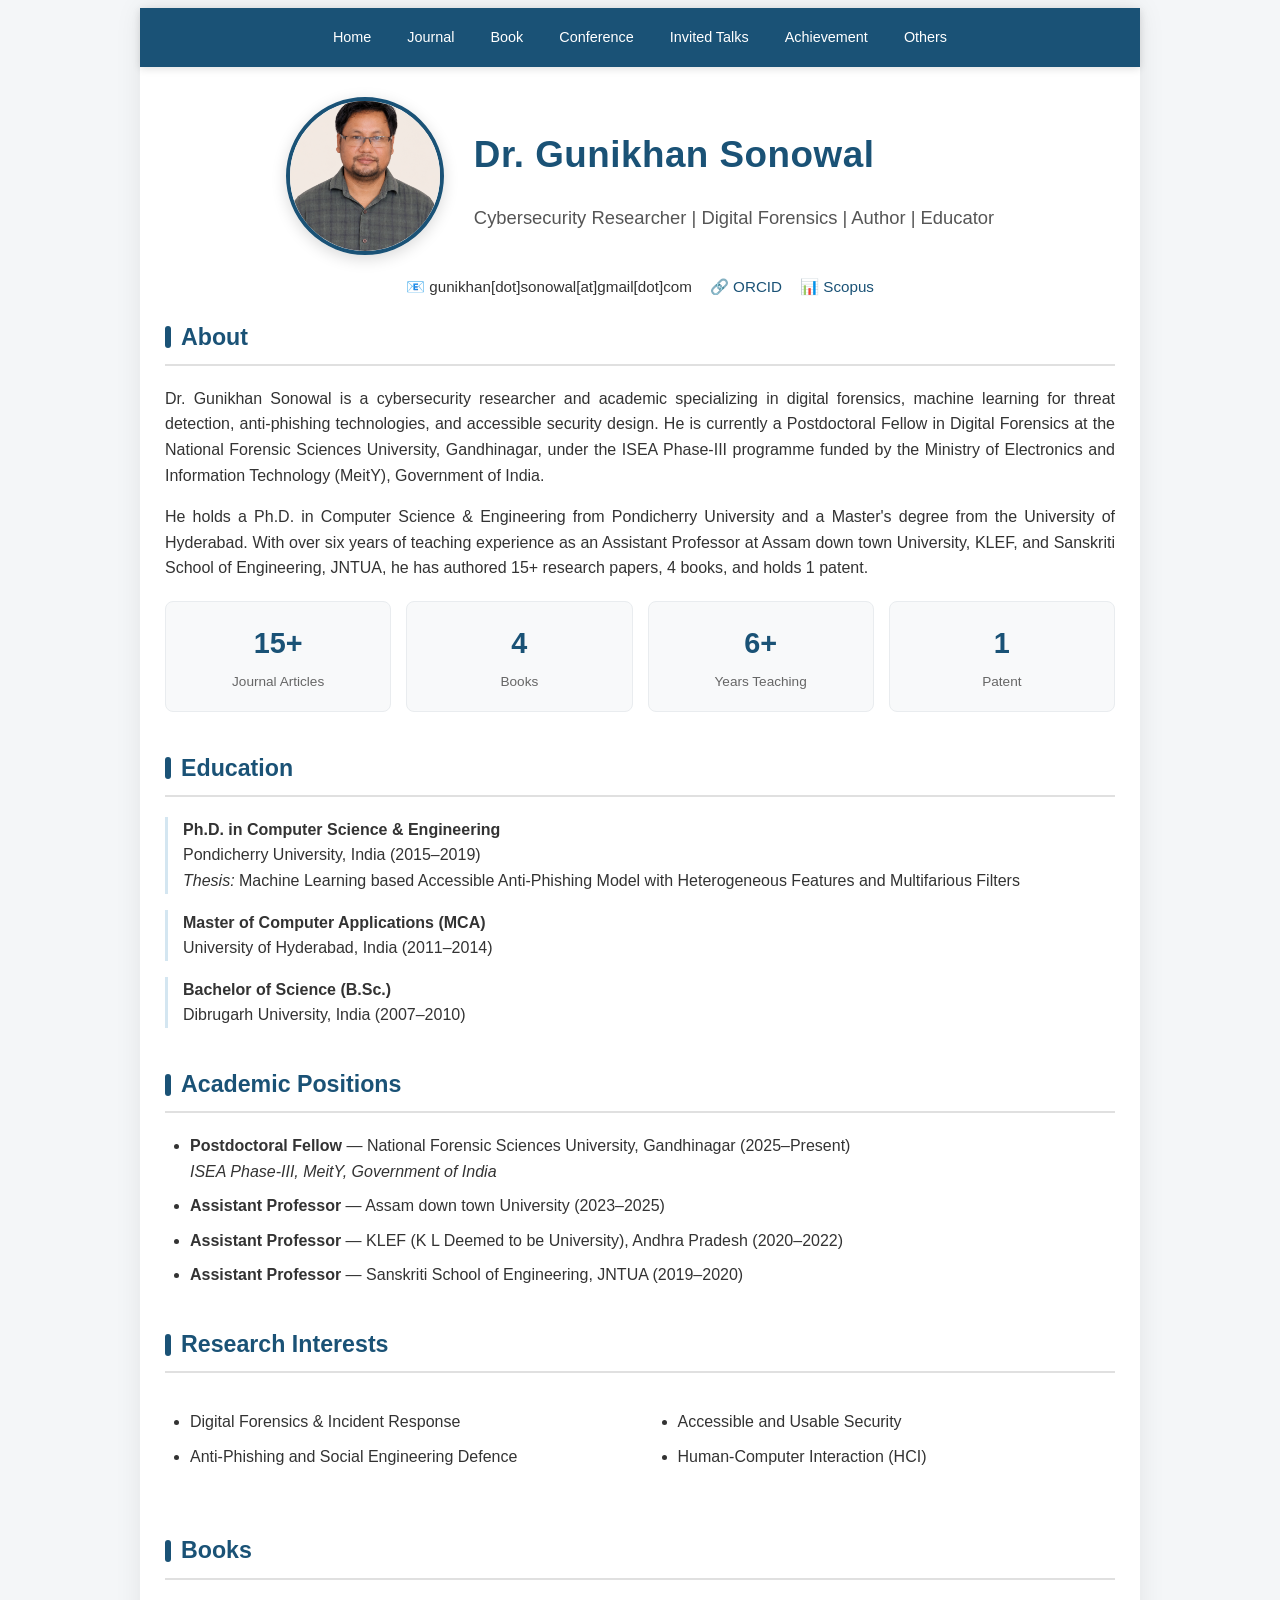
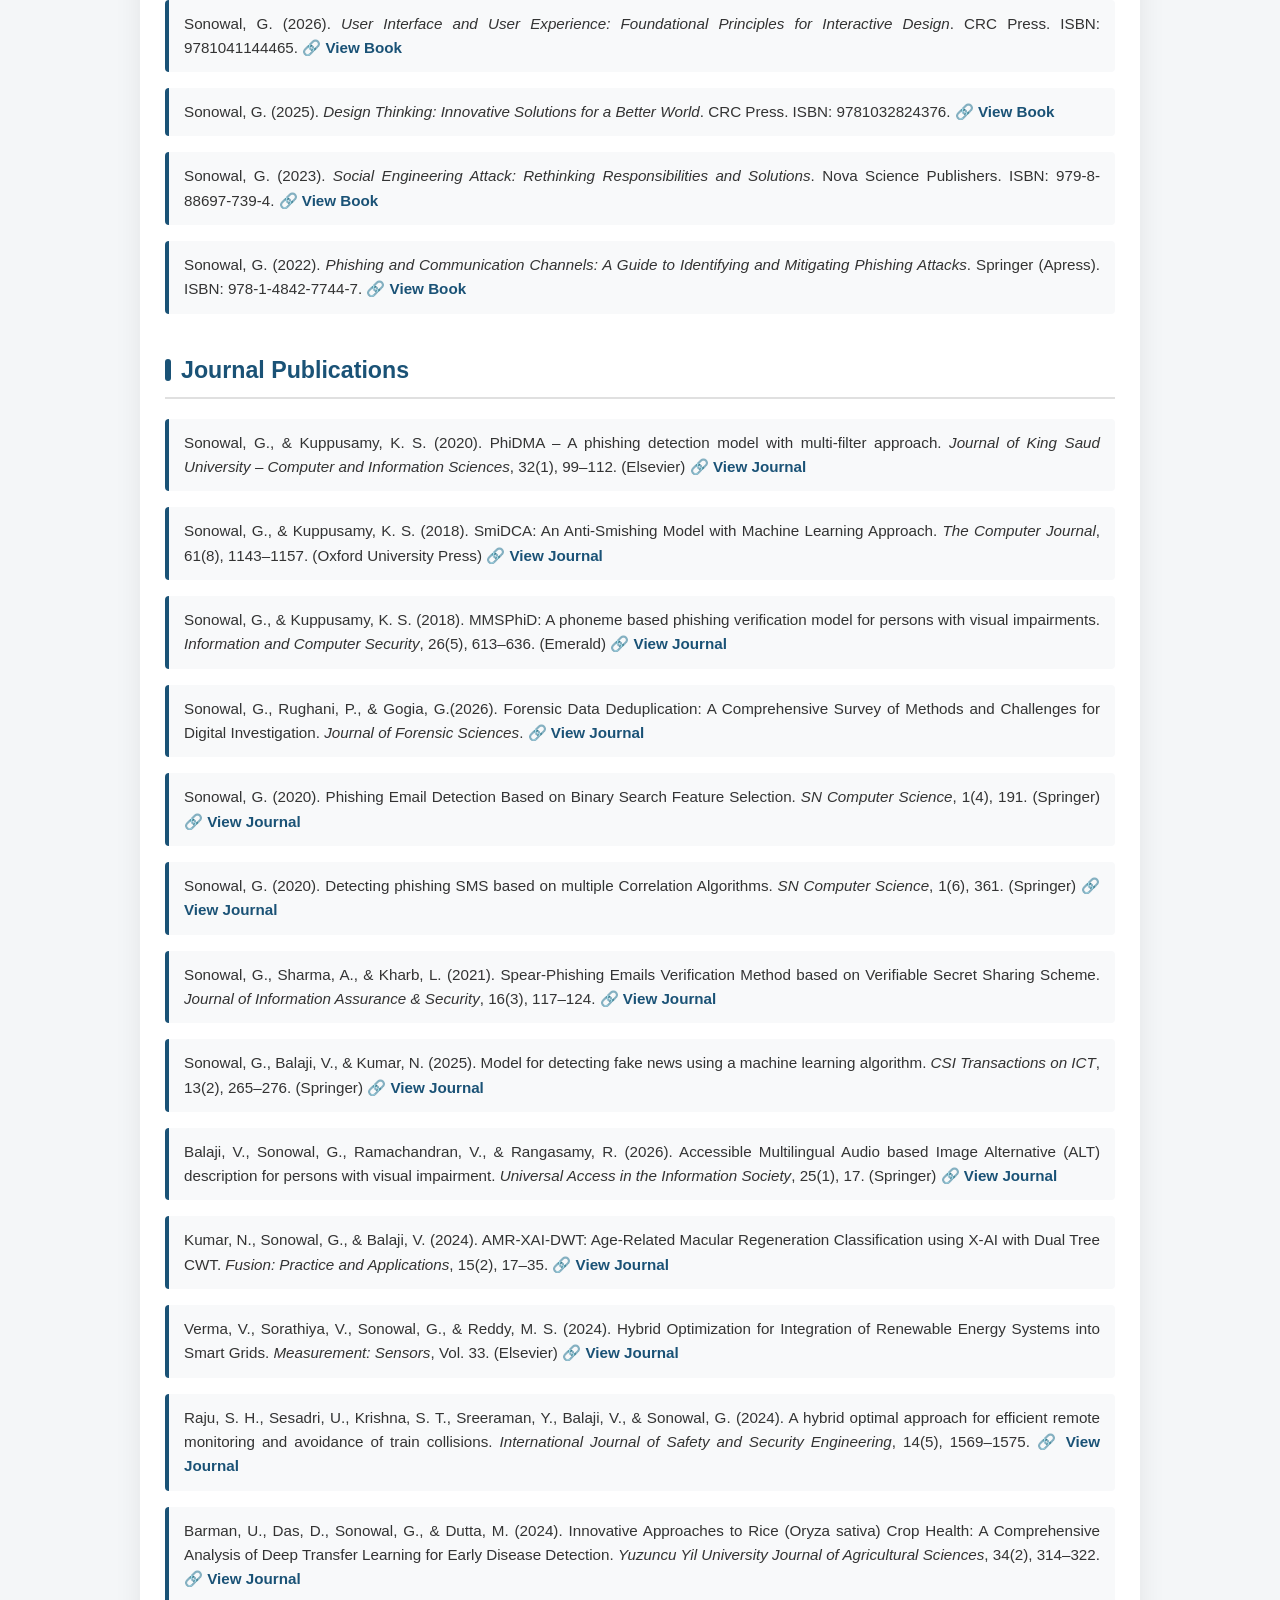
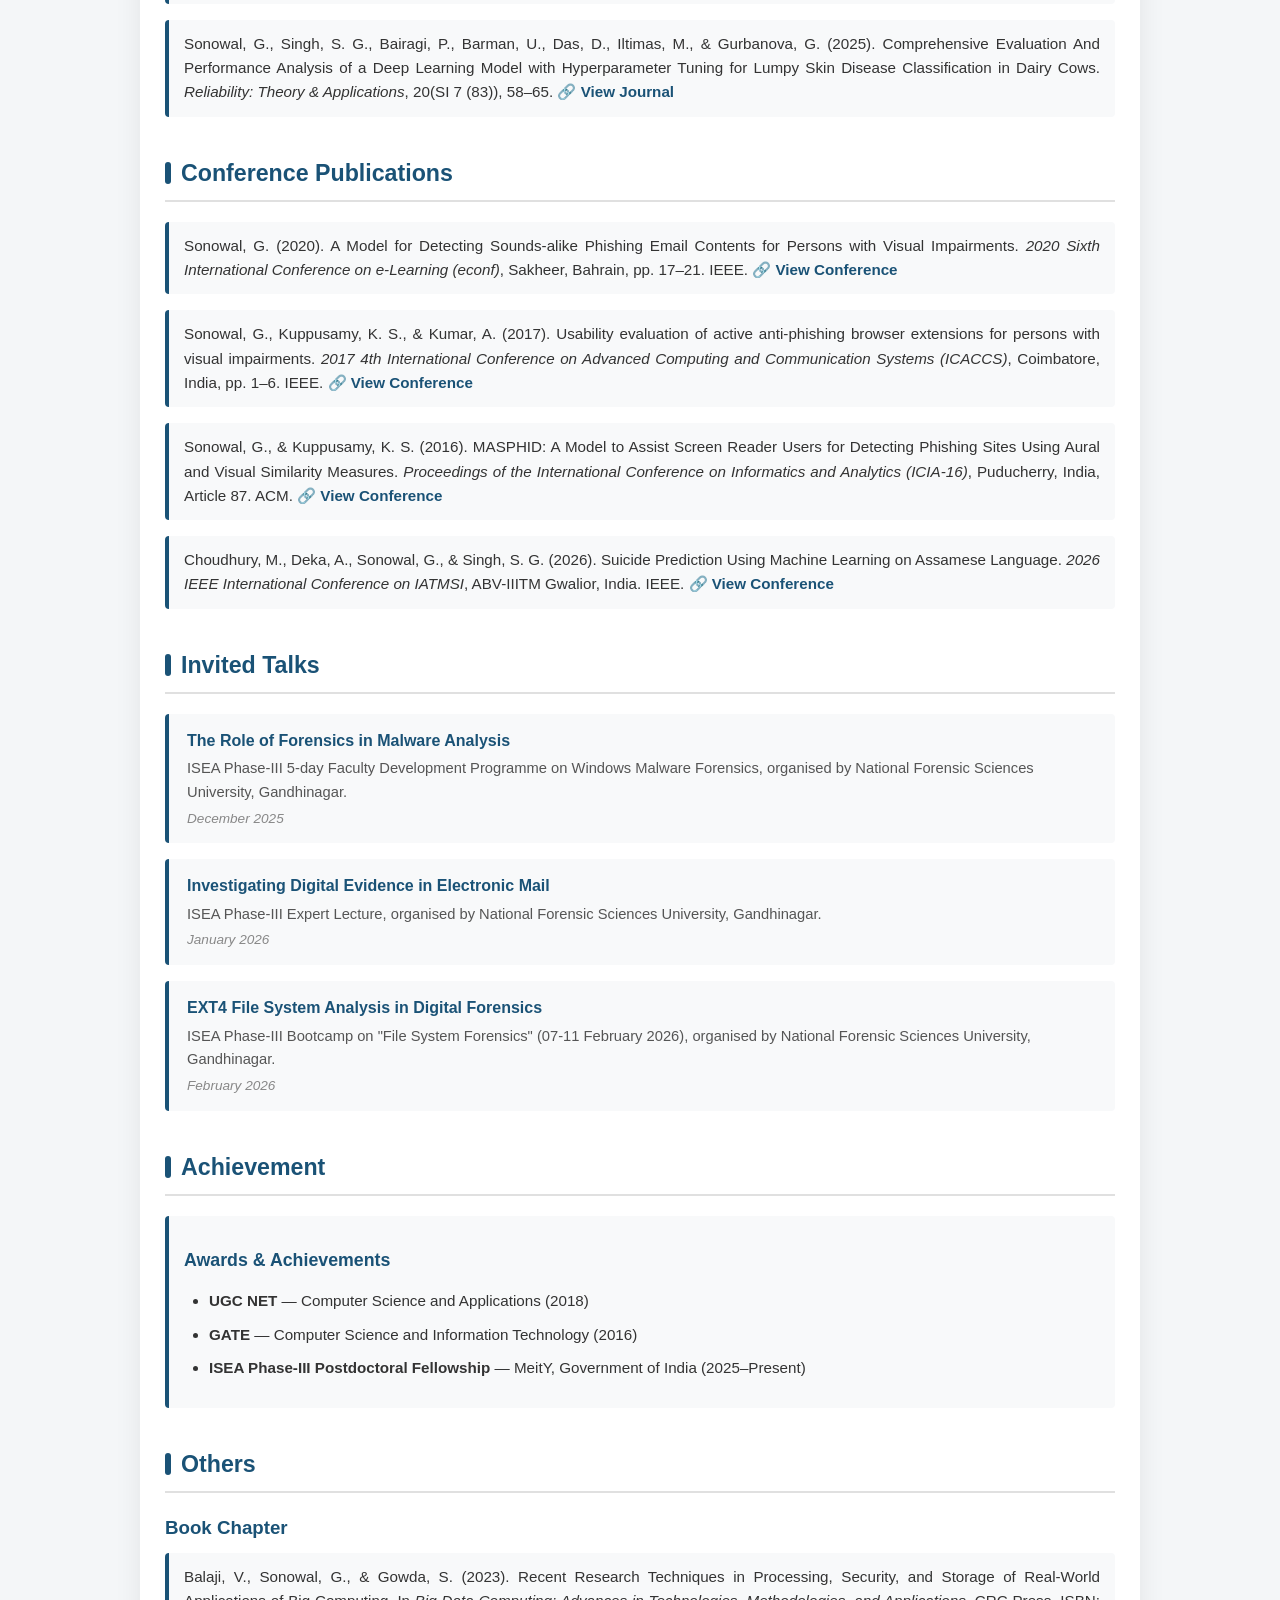
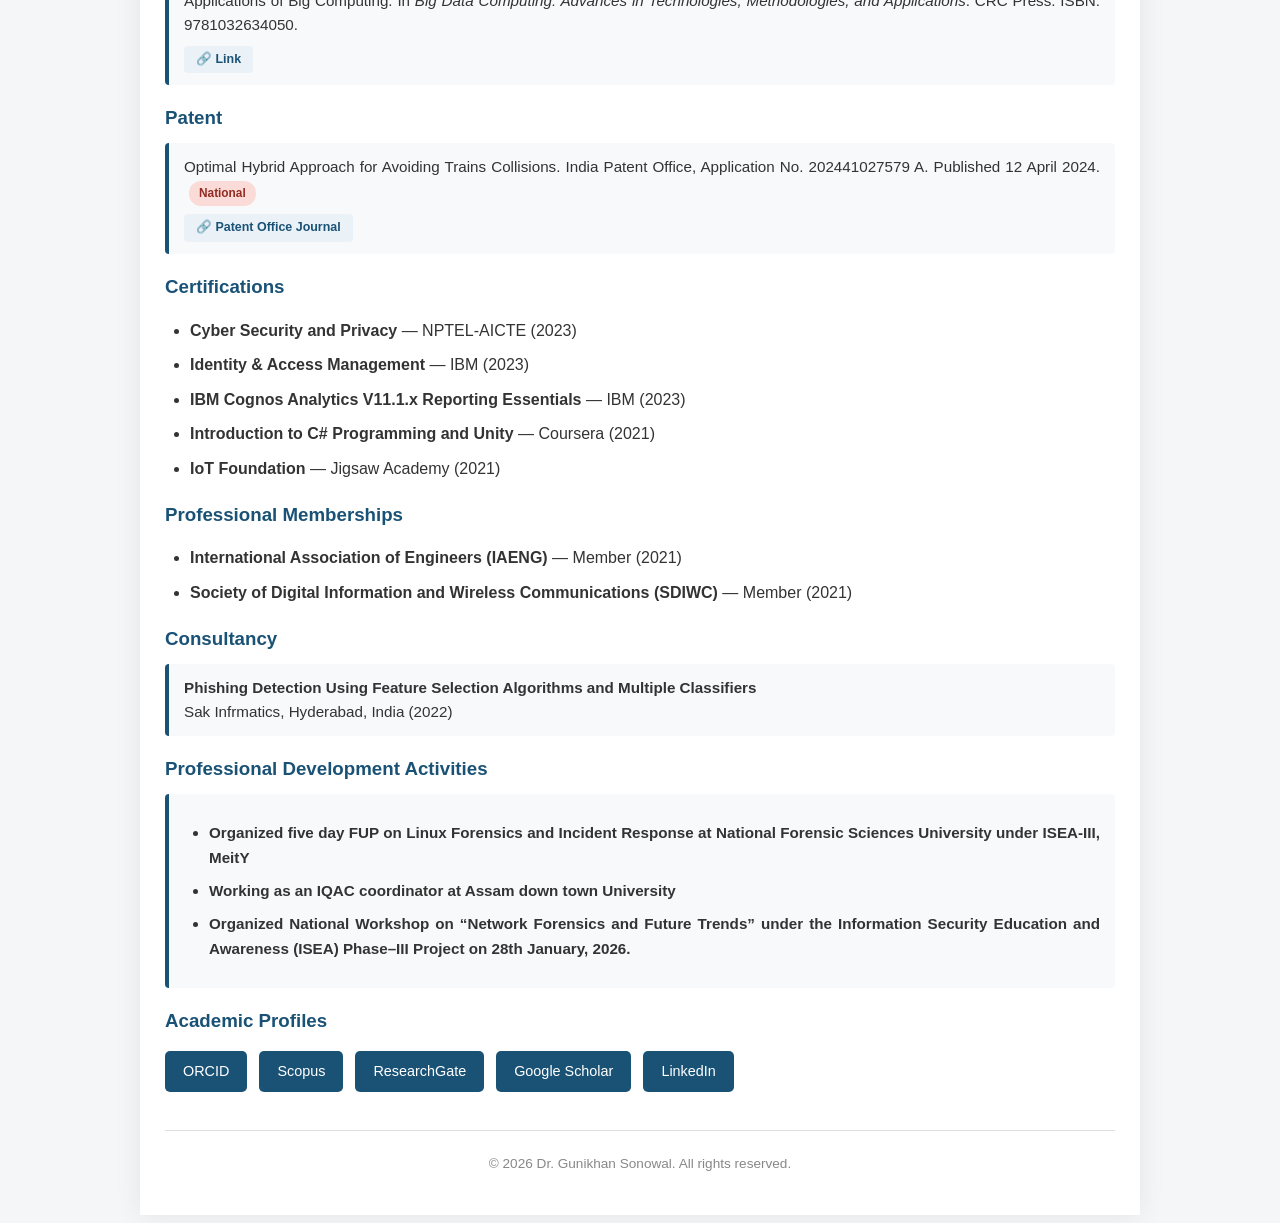
<file: index.html>
<!DOCTYPE html>
<html lang="en">
<head>
    <meta charset="UTF-8">
    <meta name="viewport" content="width=device-width, initial-scale=1.0">
    <title>Dr. Gunikhan Sonowal - Cybersecurity Researcher</title>
    <link rel="stylesheet" href="style.css">
</head>
<body>

<div class="container">

    <!-- ===== TOP NAVIGATION ===== -->
    <nav class="topnav">
        <a href="#home">Home</a>
        <a href="#journals">Journal</a>
        <a href="#books">Book</a>
        <a href="#conferences">Conference</a>
        <a href="#talks">Invited Talks</a>
        <a href="#achievement">Achievement</a>
        <a href="#others">Others</a>
    </nav>

    <!-- ===== HEADER ===== -->
    <header id="home">
        <div class="header-flex">
            <img src="profile.png" alt="Dr. Gunikhan Sonowal" class="profile-pic">
            <div class="header-text">
                <h1>Dr. Gunikhan Sonowal</h1>
                <p class="subtitle">Cybersecurity Researcher | Digital Forensics | Author | Educator</p>
            </div>
        </div>
        <div class="contact-info">
            <span>📧 gunikhan[dot]sonowal[at]gmail[dot]com</span>
            <span>🔗 <a href="https://orcid.org/0000-0001-5626-2411" target="_blank">ORCID</a></span>
            <span>📊 <a href="https://www.scopus.com/authid/detail.uri?authorId=57192092901" target="_blank">Scopus</a></span>
        </div>
    </header>

    <!-- ===== ABOUT ===== -->
    <section id="about">
        <h2>About</h2>
        <div class="bio">
            <p>
                Dr. Gunikhan Sonowal is a cybersecurity researcher and academic specializing in digital forensics, machine learning for threat detection, anti-phishing technologies, and accessible security design. He is currently a Postdoctoral Fellow in Digital Forensics at the National Forensic Sciences University, Gandhinagar, under the ISEA Phase-III programme funded by the Ministry of Electronics and Information Technology (MeitY), Government of India.
            </p>
            <p>
                He holds a Ph.D. in Computer Science &amp; Engineering from Pondicherry University and a Master's degree from the University of Hyderabad. With over six years of teaching experience as an Assistant Professor at Assam down town University, KLEF, and Sanskriti School of Engineering, JNTUA, he has authored 15+ research papers, 4 books, and holds 1 patent.
            </p>
        </div>

        <div class="stat-grid">
            <div class="stat-card"><span class="number">15+</span><span class="label">Journal Articles</span></div>
            <div class="stat-card"><span class="number">4</span><span class="label">Books</span></div>
            <div class="stat-card"><span class="number">6+</span><span class="label">Years Teaching</span></div>
            <div class="stat-card"><span class="number">1</span><span class="label">Patent</span></div>
        </div>
    </section>

    <!-- ===== EDUCATION ===== -->
    <section id="education">
        <h2>Education</h2>
        <div class="education-item">
            <strong>Ph.D. in Computer Science &amp; Engineering</strong><br>
            Pondicherry University, India (2015–2019)<br>
            <em>Thesis:</em> Machine Learning based Accessible Anti-Phishing Model with Heterogeneous Features and Multifarious Filters
        </div>
        <div class="education-item">
            <strong>Master of Computer Applications (MCA)</strong><br>
            University of Hyderabad, India (2011–2014)
        </div>
        <div class="education-item">
            <strong>Bachelor of Science (B.Sc.)</strong><br>
            Dibrugarh University, India (2007–2010)
        </div>
    </section>

    <!-- ===== ACADEMIC POSITIONS ===== -->
    <section id="positions">
        <h2>Academic Positions</h2>
        <ul>
            <li><strong>Postdoctoral Fellow</strong> — National Forensic Sciences University, Gandhinagar (2025–Present)<br><em>ISEA Phase-III, MeitY, Government of India</em></li>
            <li><strong>Assistant Professor</strong> — Assam down town University (2023–2025)</li>
            <li><strong>Assistant Professor</strong> — KLEF (K L Deemed to be University), Andhra Pradesh (2020–2022)</li>
            <li><strong>Assistant Professor</strong> — Sanskriti School of Engineering, JNTUA (2019–2020)</li>
        </ul>
    </section>

    <!-- ===== RESEARCH INTERESTS ===== -->
    <section id="research">
        <h2>Research Interests</h2>
        <div class="two-column">
            <ul>
                <li>Digital Forensics &amp; Incident Response</li>
                <li>Anti-Phishing and Social Engineering Defence</li>
            </ul>
            <ul>
                <li>Accessible and Usable Security</li>
                <li>Human-Computer Interaction (HCI)</li>
            </ul>
        </div>
    </section>

    <!-- ===== BOOKS ===== -->
    <section id="books">
        <h2>Books</h2>

        <div class="pub-item">
            Sonowal, G. (2026). <em>User Interface and User Experience: Foundational Principles for Interactive Design</em>. CRC Press. ISBN: 9781041144465.
            
                <a href="https://www.routledge.com/User-Interface-and-User-Experience-Foundational-Principles-for-Interactive-Design/Sonowal/p/book/9781041144465" target="_blank">🔗 View Book</a>
            
        </div>

        <div class="pub-item">
            Sonowal, G. (2025). <em>Design Thinking: Innovative Solutions for a Better World</em>. CRC Press. ISBN: 9781032824376.
                <a href="https://doi.org/10.1201/9781003509950" target="_blank">🔗 View Book</a>
        </div>

        <div class="pub-item">
            Sonowal, G. (2023). <em>Social Engineering Attack: Rethinking Responsibilities and Solutions</em>. Nova Science Publishers. ISBN: 979-8-88697-739-4.
                <a href="https://doi.org/10.52305/KSOA7898" target="_blank">🔗 View Book</a>
        </div>

        <div class="pub-item">
            Sonowal, G. (2022). <em>Phishing and Communication Channels: A Guide to Identifying and Mitigating Phishing Attacks</em>. Springer (Apress). ISBN: 978-1-4842-7744-7.
                <a href="https://doi.org/10.1007/978-1-4842-7744-7" target="_blank">🔗 View Book</a>
        </div>
    </section>

    <!-- ===== JOURNAL PUBLICATIONS ===== -->
    <section id="journals">
        <h2>Journal Publications</h2>

        <div class="pub-item">
            Sonowal, G., &amp; Kuppusamy, K. S. (2020). PhiDMA – A phishing detection model with multi-filter approach. <em>Journal of King Saud University – Computer and Information Sciences</em>, 32(1), 99–112. (Elsevier)
                <a href="https://doi.org/10.1016/j.jksuci.2017.07.005" target="_blank">🔗 View Journal</a>

        </div>

        <div class="pub-item">
            Sonowal, G., &amp; Kuppusamy, K. S. (2018). SmiDCA: An Anti-Smishing Model with Machine Learning Approach. <em>The Computer Journal</em>, 61(8), 1143–1157. (Oxford University Press)
                <a href="https://doi.org/10.1093/comjnl/bxy039" target="_blank">🔗 View Journal</a>
        </div>

        <div class="pub-item">
            Sonowal, G., &amp; Kuppusamy, K. S. (2018). MMSPhiD: A phoneme based phishing verification model for persons with visual impairments. <em>Information and Computer Security</em>, 26(5), 613–636. (Emerald)
                <a href="https://doi.org/10.1108/ICS-12-2017-0091" target="_blank">🔗 View Journal</a>
        </div>

        <div class="pub-item">
            Sonowal, G., Rughani, P., &amp; Gogia, G.(2026). Forensic Data Deduplication: A Comprehensive Survey of Methods and Challenges for Digital Investigation. <em>Journal of Forensic Sciences</em>.
                <a href="https://doi.org/10.1111/1556-4029.70480" target="_blank">🔗 View Journal</a>
        </div>

        <div class="pub-item">
            Sonowal, G. (2020). Phishing Email Detection Based on Binary Search Feature Selection. <em>SN Computer Science</em>, 1(4), 191. (Springer)
                <a href="https://doi.org/10.1007/s42979-020-00194-z" target="_blank">🔗 View Journal</a>
        </div>

        <div class="pub-item">
            Sonowal, G. (2020). Detecting phishing SMS based on multiple Correlation Algorithms. <em>SN Computer Science</em>, 1(6), 361. (Springer)
                <a href="https://doi.org/10.1007/s42979-020-00377-8" target="_blank">🔗 View Journal</a>
        </div>

        <div class="pub-item">
            Sonowal, G., Sharma, A., &amp; Kharb, L. (2021). Spear-Phishing Emails Verification Method based on Verifiable Secret Sharing Scheme. <em>Journal of Information Assurance &amp; Security</em>, 16(3), 117–124.
           <a href="https://www.mirlabs.org/jias/secured/Volume16-Issue3/Paper11.pdf " target="_blank">🔗 View Journal</a>
       
        </div>

        <div class="pub-item">
            Sonowal, G., Balaji, V., &amp; Kumar, N. (2025). Model for detecting fake news using a machine learning algorithm. <em>CSI Transactions on ICT</em>, 13(2), 265–276. (Springer)
                <a href="https://doi.org/10.1007/s40012-025-00421-z" target="_blank">🔗 View Journal</a>
        </div>

        <div class="pub-item">
            Balaji, V., Sonowal, G., Ramachandran, V., &amp; Rangasamy, R. (2026). Accessible Multilingual Audio based Image Alternative (ALT) description for persons with visual impairment. <em>Universal Access in the Information Society</em>, 25(1), 17. (Springer)
                <a href="https://doi.org/10.1007/s10209-025-01294-4" target="_blank">🔗 View Journal</a>
        </div>

        <div class="pub-item">
            Kumar, N., Sonowal, G., &amp; Balaji, V. (2024). AMR-XAI-DWT: Age-Related Macular Regeneration Classification using X-AI with Dual Tree CWT. <em>Fusion: Practice and Applications</em>, 15(2), 17–35. <a href="https://doi.org/10.54216/FPA.150202" target="_blank">🔗 View Journal</a>
        </div>

        <div class="pub-item">
            Verma, V., Sorathiya, V., Sonowal, G., &amp; Reddy, M. S. (2024). Hybrid Optimization for Integration of Renewable Energy Systems into Smart Grids. <em>Measurement: Sensors</em>, Vol. 33. (Elsevier)
                <a href="https://doi.org/10.1016/j.measen.2024.101170" target="_blank">🔗 View Journal</a>
        </div>

        <div class="pub-item">
            Raju, S. H., Sesadri, U., Krishna, S. T., Sreeraman, Y., Balaji, V., &amp; Sonowal, G. (2024). A hybrid optimal approach for efficient remote monitoring and avoidance of train collisions. <em>International Journal of Safety and Security Engineering</em>, 14(5), 1569–1575.
                <a href="https://doi.org/10.18280/ijsse.140524" target="_blank">🔗 View Journal</a>
        </div>

        <div class="pub-item">
            Barman, U., Das, D., Sonowal, G., &amp; Dutta, M. (2024). Innovative Approaches to Rice (Oryza sativa) Crop Health: A Comprehensive Analysis of Deep Transfer Learning for Early Disease Detection. <em>Yuzuncu Yil University Journal of Agricultural Sciences</em>, 34(2), 314–322.
            <a href="https://doi.org/10.29133/yyutbd.1402821" target="_blank">🔗 View Journal</a>
        </div>

        <div class="pub-item">
            Sonowal, G., Singh, S. G., Bairagi, P., Barman, U., Das, D., Iltimas, M., &amp; Gurbanova, G. (2025). Comprehensive Evaluation And Performance Analysis of a Deep Learning Model with Hyperparameter Tuning for Lumpy Skin Disease Classification in Dairy Cows. <em>Reliability: Theory &amp; Applications</em>, 20(SI 7 (83)), 58–65.
                <a href="https://doi.org/10.24412/1932-2321-2025-783-58-65" target="_blank">🔗 View Journal</a>
        </div>
    </section>

    <!-- ===== CONFERENCE PUBLICATIONS ===== -->
    <section id="conferences">
        <h2>Conference Publications</h2>

        <div class="pub-item">
            Sonowal, G. (2020). A Model for Detecting Sounds-alike Phishing Email Contents for Persons with Visual Impairments. <em>2020 Sixth International Conference on e-Learning (econf)</em>, Sakheer, Bahrain, pp. 17–21. IEEE.
                <a href="https://doi.org/10.1109/econf51404.2020.9385451" target="_blank">🔗 View Conference</a>
        </div>

        <div class="pub-item">
            Sonowal, G., Kuppusamy, K. S., &amp; Kumar, A. (2017). Usability evaluation of active anti-phishing browser extensions for persons with visual impairments. <em>2017 4th International Conference on Advanced Computing and Communication Systems (ICACCS)</em>, Coimbatore, India, pp. 1–6. IEEE.
                <a href="https://doi.org/10.1109/ICACCS.2017.8014654" target="_blank">🔗 View Conference</a>
        </div>

        <div class="pub-item">
            Sonowal, G., &amp; Kuppusamy, K. S. (2016). MASPHID: A Model to Assist Screen Reader Users for Detecting Phishing Sites Using Aural and Visual Similarity Measures. <em>Proceedings of the International Conference on Informatics and Analytics (ICIA-16)</em>, Puducherry, India, Article 87. ACM.
                <a href="https://doi.org/10.1145/2980258.2980443" target="_blank">🔗 View Conference</a>
        </div>

        <div class="pub-item">
            Choudhury, M., Deka, A., Sonowal, G., &amp; Singh, S. G. (2026). Suicide Prediction Using Machine Learning on Assamese Language. <em>2026 IEEE International Conference on IATMSI</em>, ABV-IIITM Gwalior, India. IEEE.
           <a href="https://ieeexplore.ieee.org/document/11465245" target="_blank">🔗 View Conference</a>
        </div>
    </section>

    <!-- ===== INVITED TALKS ===== -->
    <section id="talks">
        <h2>Invited Talks</h2>

        <div class="talk-item">
            <div class="talk-title">
                The Role of Forensics in Malware Analysis
               
            </div>
            <div class="talk-venue">ISEA Phase-III 5-day Faculty Development Programme on Windows Malware Forensics, organised by National Forensic Sciences University, Gandhinagar.</div>
            <div class="talk-date">December 2025</div>
        </div>

        <div class="talk-item">
            <div class="talk-title">
                Investigating Digital Evidence in Electronic Mail
                
            </div>
            <div class="talk-venue">ISEA Phase-III Expert Lecture, organised by National Forensic Sciences University, Gandhinagar.</div>
            <div class="talk-date">January 2026</div>
        </div>

        <div class="talk-item">
            <div class="talk-title">
                EXT4 File System Analysis in Digital Forensics
            
            </div>
            <div class="talk-venue">ISEA Phase-III Bootcamp on "File System Forensics" (07-11 February 2026), organised by National Forensic Sciences University, Gandhinagar.</div>
            <div class="talk-date">February 2026</div>
        </div>
    </section>

    <!-- ===== Achievement ===== -->
    <section id="achievement">
        <h2>Achievement</h2>
        <div class="pub-item">
            <h3 style="color:#1a5276; margin: 18px 0 10px;">Awards &amp; Achievements</h3>
        <ul>
            <li><strong>UGC NET</strong> — Computer Science and Applications (2018)</li>
            <li><strong>GATE</strong> — Computer Science and Information Technology (2016)</li>
            <li><strong>ISEA Phase-III Postdoctoral Fellowship</strong> — MeitY, Government of India (2025–Present)</li>
        </ul>
        </div>
    </section>
    

    <!-- ===== OTHERS ===== -->
    <section id="others">
        <h2>Others</h2>

        <h3 style="color:#1a5276; margin: 18px 0 10px;">Book Chapter</h3>
        <div class="pub-item">
            Balaji, V., Sonowal, G., &amp; Gowda, S. (2023). Recent Research Techniques in Processing, Security, and Storage of Real-World Applications of Big Computing. In <em>Big Data Computing: Advances in Technologies, Methodologies, and Applications</em>. CRC Press. ISBN: 9781032634050.
            <div class="pub-links">
                <a href="http://dx.doi.org/10.1201/9781032634050-8" target="_blank">🔗 Link</a>
            </div>
        </div>

        <h3 style="color:#1a5276; margin: 18px 0 10px;">Patent</h3>
        <div class="pub-item">
            Optimal Hybrid Approach for Avoiding Trains Collisions. India Patent Office, Application No. 202441027579 A. Published 12 April 2024. <span class="badge patent">National</span>
            <div class="pub-links">
                <a href="https://search.ipindia.gov.in/IP0Journal/Journal/ViewJournal" target="_blank">🔗 Patent Office Journal</a>
            </div>
        </div>

        <h3 style="color:#1a5276; margin: 18px 0 10px;">Certifications</h3>
        <ul>
            <li><strong>Cyber Security and Privacy</strong> — NPTEL-AICTE (2023)</li>
            <li><strong>Identity &amp; Access Management</strong> — IBM (2023)</li>
            <li><strong>IBM Cognos Analytics V11.1.x Reporting Essentials</strong> — IBM (2023)</li>
            <li><strong>Introduction to C# Programming and Unity</strong> — Coursera (2021)</li>
            <li><strong>IoT Foundation</strong> — Jigsaw Academy (2021)</li>
        </ul>

        <h3 style="color:#1a5276; margin: 18px 0 10px;">Professional Memberships</h3>
        <ul>
            <li><strong>International Association of Engineers (IAENG)</strong> — Member (2021)</li>
            <li><strong>Society of Digital Information and Wireless Communications (SDIWC)</strong> — Member (2021)</li>
        </ul>

        <h3 style="color:#1a5276; margin: 18px 0 10px;">Consultancy</h3>
        <div class="pub-item">
            <strong>Phishing Detection Using Feature Selection Algorithms and Multiple Classifiers</strong><br>
            Sak Infrmatics, Hyderabad, India (2022)
        </div>
        <h3 style="color:#1a5276; margin: 18px 0 10px;">Professional Development Activities</h3>
        <div class="pub-item">
            <ul>
            <li><strong>Organized five day FUP on Linux Forensics and Incident Response at National Forensic Sciences University under ISEA-III, MeitY</strong></li>
            <li><strong>Working as an IQAC coordinator at Assam down town University</strong></li>
            <li><strong>Organized National Workshop on “Network Forensics and Future Trends” under the Information Security Education and Awareness (ISEA) Phase–III Project on 28th January, 2026.</strong></li>
        </ul>
        </div>

        
        <h3 style="color:#1a5276; margin: 18px 0 10px;">Academic Profiles</h3>
        <div class="links">
            <a href="https://orcid.org/0000-0001-5626-2411" target="_blank">ORCID</a>
            <a href="https://www.scopus.com/authid/detail.uri?authorId=57192092901" target="_blank">Scopus</a>
            <a href="https://www.researchgate.net/" target="_blank">ResearchGate</a>
            <a href="https://scholar.google.com/" target="_blank">Google Scholar</a>
            <a href="https://www.linkedin.com/" target="_blank">LinkedIn</a>
        </div>
    </section>

    <footer>
        &copy; 2026 Dr. Gunikhan Sonowal. All rights reserved.
    </footer>

</div>

</body>
</html>
</file>
<file: style.css>
css
/* ============================================
   Dr. Gunikhan Sonowal - Personal Website
   ============================================ */

* {
    margin: 0;
    padding: 0;
    box-sizing: border-box;
}

html {
    scroll-behavior: smooth;
    scroll-padding-top: 70px;
}

body {
    font-family: 'Segoe UI', Tahoma, Geneva, Verdana, sans-serif;
    line-height: 1.6;
    color: #333;
    background-color: #f4f6f8;
}

.container {
    max-width: 950px;
    margin: 0 auto;
    padding: 40px 25px;
    background-color: #fff;
    box-shadow: 0 0 25px rgba(0,0,0,0.08);
}

/* ============ TOP NAVIGATION ============ */
.topnav {
    position: sticky;
    top: 0;
    z-index: 100;
    background-color: #1a5276;
    display: flex;
    flex-wrap: wrap;
    justify-content: center;
    gap: 4px;
    padding: 10px 15px;
    margin: -40px -25px 30px -25px;
    box-shadow: 0 2px 8px rgba(0,0,0,0.12);
}

.topnav a {
    color: #ffffff;
    text-decoration: none;
    font-size: 0.9em;
    font-weight: 500;
    padding: 8px 16px;
    border-radius: 4px;
    transition: background-color 0.25s;
    white-space: nowrap;
}

.topnav a:hover {
    background-color: #0e3a56;
}

.topnav a.active {
    background-color: #ffffff;
    color: #1a5276;
    font-weight: 700;
}

/* ============ HEADER ============ */
.header-flex {
    display: flex;
    align-items: center;
    justify-content: center;
    gap: 30px;
    text-align: left;
}

.profile-pic {
    width: 150px;
    height: 150px;
    border-radius: 50%;
    object-fit: cover;
    border: 4px solid #1a5276;
    box-shadow: 0 4px 15px rgba(0,0,0,0.15);
    flex-shrink: 0;
}

.header-text {
    text-align: left;
}

header h1 {
    font-size: 2.3em;
    color: #1a5276;
    margin-bottom: 8px;
    letter-spacing: 0.5px;
}

header .subtitle {
    font-size: 1.15em;
    color: #555;
    margin-bottom: 18px;
    font-weight: 500;
}

.contact-info {
    display: flex;
    flex-wrap: wrap;
    justify-content: center;
    gap: 18px;
    font-size: 0.95em;
    margin-top: 20px;
}

.contact-info a {
    color: #1a5276;
    text-decoration: none;
    font-weight: 500;
}

.contact-info a:hover {
    text-decoration: underline;
}

/* ============ SECTIONS ============ */
section {
    margin-bottom: 38px;
}

section h2 {
    font-size: 1.45em;
    color: #1a5276;
    border-bottom: 2px solid #e0e0e0;
    padding-bottom: 8px;
    margin-bottom: 20px;
    display: flex;
    align-items: center;
    gap: 10px;
}

section h2::before {
    content: "";
    display: inline-block;
    width: 6px;
    height: 22px;
    background-color: #1a5276;
    border-radius: 3px;
}

.bio {
    text-align: justify;
}

.bio p {
    margin-bottom: 14px;
}

/* ============ EDUCATION ============ */
.education-item {
    margin-bottom: 16px;
    padding-left: 15px;
    border-left: 3px solid #d4e6f1;
}

/* ============ PUBLICATIONS ============ */
.pub-item {
    margin-bottom: 16px;
    padding: 12px 15px;
    background-color: #f8f9fa;
    border-left: 4px solid #1a5276;
    border-radius: 4px;
    font-size: 0.95em;
    text-align: justify;
}

.pub-item a {
    color: #1a5276;
    text-decoration: none;
    font-weight: 600;
}

.pub-item a:hover {
    text-decoration: underline;
    color: #0e3a56;
}

.pub-links {
    margin-top: 8px;
    display: flex;
    flex-wrap: wrap;
    gap: 10px;
}

.pub-links a {
    display: inline-block;
    padding: 4px 12px;
    background-color: #eaf2f8;
    color: #1a5276;
    text-decoration: none;
    border-radius: 4px;
    font-size: 0.82em;
    font-weight: 600;
    transition: background-color 0.3s;
}

.pub-links a:hover {
    background-color: #1a5276;
    color: #fff;
}

/* ============ LISTS ============ */
ul {
    list-style-type: disc;
    padding-left: 25px;
}

ul li {
    margin-bottom: 9px;
}

.two-column {
    display: grid;
    grid-template-columns: 1fr 1fr;
    gap: 25px;
}

/* ============ LINKS BUTTONS ============ */
.links {
    display: flex;
    flex-wrap: wrap;
    gap: 12px;
    margin-top: 15px;
}

.links a {
    display: inline-block;
    padding: 9px 18px;
    background-color: #1a5276;
    color: #fff;
    text-decoration: none;
    border-radius: 5px;
    font-size: 0.9em;
    transition: background-color 0.3s, transform 0.2s;
}

.links a:hover {
    background-color: #0e3a56;
    transform: translateY(-2px);
}

/* ============ BADGES ============ */
.badge {
    display: inline-block;
    background-color: #eaf2f8;
    color: #1a5276;
    padding: 3px 10px;
    border-radius: 12px;
    font-size: 0.78em;
    font-weight: 600;
    margin-left: 5px;
}

.badge.q1 {
    background-color: #d4efdf;
    color: #1e8449;
}

.badge.q2 {
    background-color: #fcf3cf;
    color: #9a7d0a;
}

.badge.patent {
    background-color: #fadbd8;
    color: #922b21;
}

/* ============ STATS ============ */
.stat-grid {
    display: grid;
    grid-template-columns: repeat(4, 1fr);
    gap: 15px;
    margin-top: 20px;
}

.stat-card {
    background-color: #f8f9fa;
    border-radius: 8px;
    padding: 18px 10px;
    text-align: center;
    border: 1px solid #e9ecef;
}

.stat-card .number {
    font-size: 1.8em;
    font-weight: 700;
    color: #1a5276;
    display: block;
}

.stat-card .label {
    font-size: 0.85em;
    color: #666;
    margin-top: 5px;
    display: block;
}

/* ============ INVITED TALKS ============ */
.talk-item {
    margin-bottom: 16px;
    padding: 14px 18px;
    background-color: #f8f9fa;
    border-left: 4px solid #1a5276;
    border-radius: 4px;
}

.talk-item .talk-title {
    font-weight: 600;
    color: #1a5276;
    font-size: 1em;
    margin-bottom: 4px;
}

.talk-item .talk-venue {
    font-size: 0.92em;
    color: #555;
    margin-bottom: 3px;
}

.talk-item .talk-date {
    font-size: 0.85em;
    color: #888;
    font-style: italic;
}

.talk-item .talk-type {
    display: inline-block;
    background-color: #eaf2f8;
    color: #1a5276;
    padding: 2px 10px;
    border-radius: 12px;
    font-size: 0.75em;
    font-weight: 600;
    margin-left: 8px;
    vertical-align: middle;
}

.talk-item .talk-type.international {
    background-color: #d4efdf;
    color: #1e8449;
}

.talk-item .talk-type.national {
    background-color: #fcf3cf;
    color: #9a7d0a;
}

/* ============ FOOTER ============ */
footer {
    text-align: center;
    font-size: 0.85em;
    color: #888;
    border-top: 1px solid #e0e0e0;
    padding-top: 22px;
    margin-top: 35px;
}

/* ============ RESPONSIVE ============ */
@media (max-width: 700px) {
    header h1 { font-size: 1.7em; }
    .container { padding: 25px 18px; }
    .contact-info { flex-direction: column; gap: 8px; }
    .two-column { grid-template-columns: 1fr; }
    .stat-grid { grid-template-columns: repeat(2, 1fr); }
    .header-flex {
        flex-direction: column;
        text-align: center;
        gap: 15px;
    }
    .header-text { text-align: center; }
    .profile-pic { width: 120px; height: 120px; }
    .topnav {
        margin: -25px -18px 25px -18px;
        padding: 8px 10px;
        gap: 2px;
    }
    .topnav a {
        font-size: 0.78em;
        padding: 6px 10px;
    }
}
</file>
